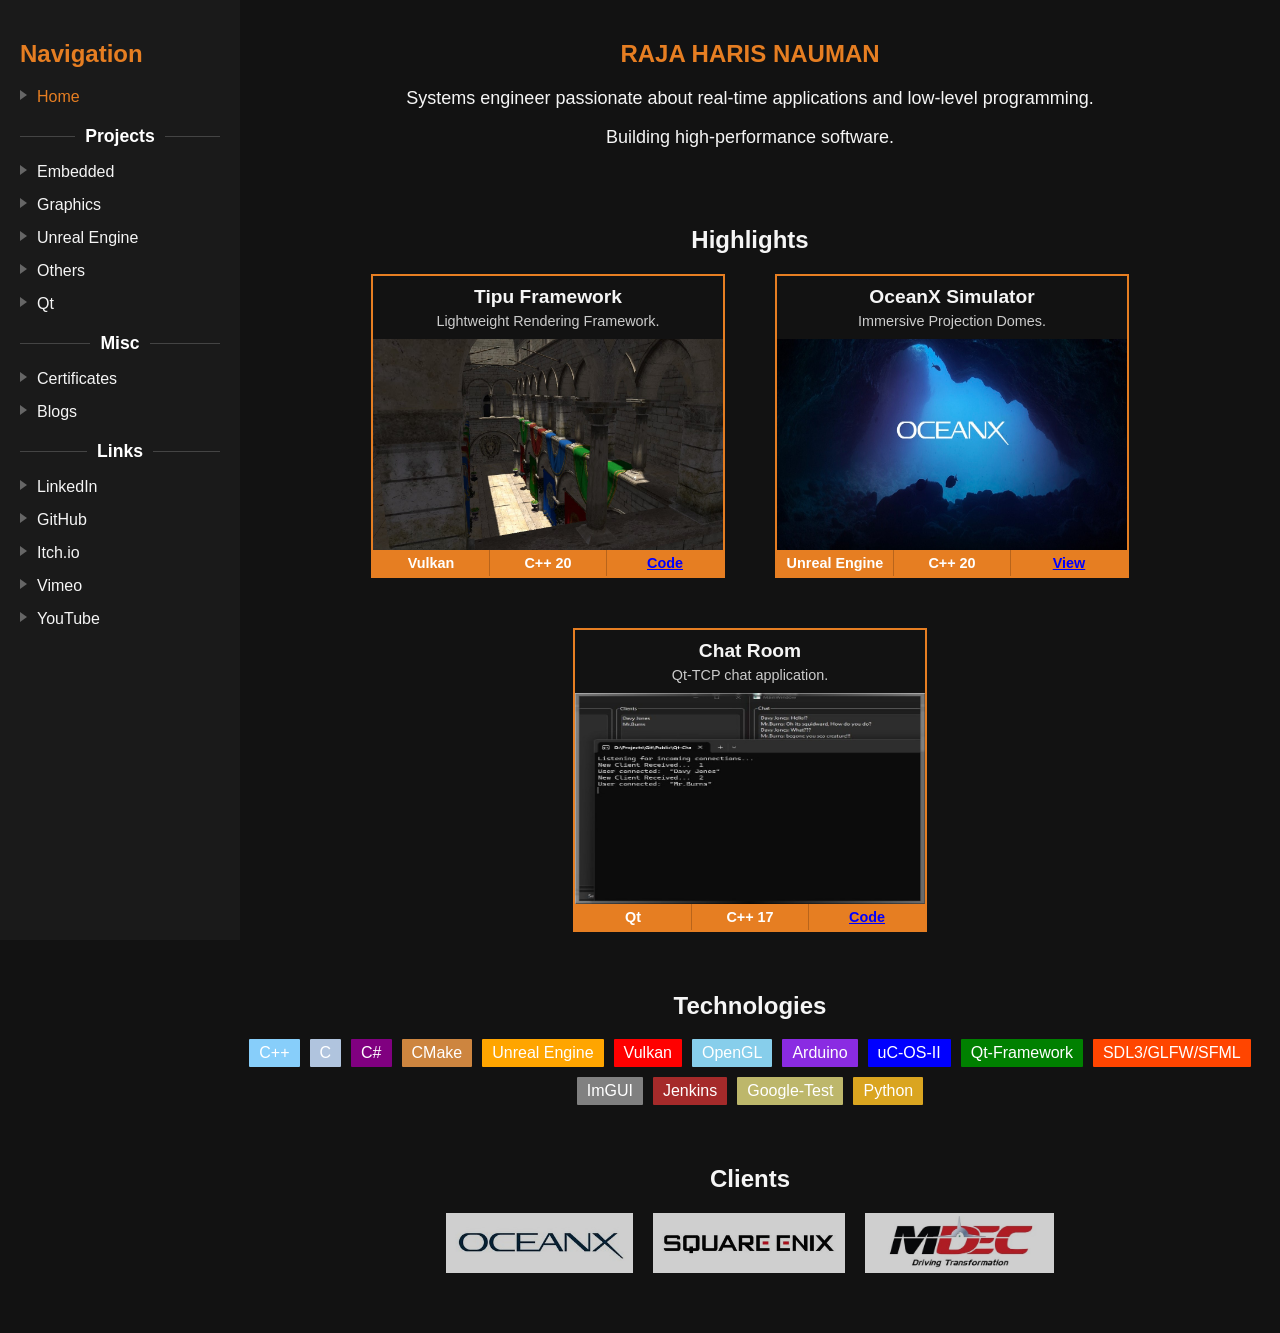
<file: index.html>
<!DOCTYPE html>
<html lang="en">

<head>
    <meta charset="UTF-8">
    <title>Home</title>
    <link rel="stylesheet" href="style.css">
    <link rel="icon" type="image/x-icon" href="favicon.ico">
</head>

<body>
    <nav class="sidebar"></nav>
    <script src="navigation.js"></script>

    <!-- Main Content -->
    <main>
        <!-- Introduction -->
        <section>
            <h1 style="color: #e67e22;">RAJA HARIS NAUMAN</h1>
            <p style="font-size: large;">Systems engineer passionate about real-time applications and low-level
                programming.</p>
            <p style="font-size: large;">Building high-performance software.</p>
        </section>

        <!-- Highlights -->
        <section id="highlights">
            <h2>Highlights</h2>
            <div class="highlight-container">
                <!-- Highlight 1 -->
                <div class="highlight-card">
                    <div class="header">
                        <h3>Tipu Framework</h3>
                        <p>Lightweight Rendering Framework.</p>
                    </div>
                    <div class="image-container">
                        <img src="images/Blogs/Sponza.jpg" alt="Tipu Framework">
                    </div>
                    <div class="footer">
                        <div>Vulkan</div>
                        <div>C++ 20</div>
                        <div><a href="https://github.com/RoastedKaju/Vulkan-Tipu-Framework" target="_blank">Code</a></div>
                    </div>
                </div>
                <!-- Highlight 2 -->
                <div class="highlight-card">
                    <div class="header">
                        <h3>OceanX Simulator</h3>
                        <p>Immersive Projection Domes.</p>
                    </div>
                    <div class="image-container">
                        <img src="images/OceanXSimulator.jpg" alt="OceanX Simulator">
                    </div>
                    <div class="footer">
                        <div>Unreal Engine</div>
                        <div>C++ 20</div>
                        <div><a href="https://oceanx.org/education/multimedia-learning/" target="_blank">View</a></div>
                    </div>
                </div>
                <!-- Highlight 3 -->
                <div class="highlight-card">
                    <div class="header">
                        <h3>Chat Room</h3>
                        <p>Qt-TCP chat application.</p>
                    </div>
                    <div class="image-container">
                        <img src="images/ChatApplication.jpg" alt="Chat Room">
                    </div>
                    <div class="footer">
                        <div>Qt</div>
                        <div>C++ 17</div>
                        <div><a href="https://github.com/RoastedKaju/Qt-Chat-Application" target="_blank">Code</a></div>
                    </div>
                </div>
            </div>
        </section>

        <!-- Technologies -->
        <section id="technologies">
            <h2>Technologies</h2>
            <div class="badge-container">
                <span class="badge" style="background-color: lightskyblue;">C++</span>
                <span class="badge" style="background-color: lightsteelblue;">C</span>
                <span class="badge" style="background-color: purple;">C#</span>
                <span class="badge" style="background-color: peru;">CMake</span>
                <span class="badge" style="background-color: orange;">Unreal Engine</span>
                <span class="badge" style="background-color: red;">Vulkan</span>
                <span class="badge" style="background-color: skyblue;">OpenGL</span>
                <span class="badge" style="background-color: blueviolet;">Arduino</span>
                <span class="badge" style="background-color: blue;">uC-OS-II</span>
                <span class="badge" style="background-color: green;">Qt-Framework</span>
                <span class="badge" style="background-color: orangered;">SDL3/GLFW/SFML</span>
                <span class="badge" style="background-color: grey;">ImGUI</span>
                <span class="badge" style="background-color: brown;">Jenkins</span>
                <span class="badge" style="background-color: darkkhaki;">Google-Test</span>
                <span class="badge" style="background-color: goldenrod;">Python</span>
            </div>
        </section>

        <!-- Clients -->
        <section id="clients">
            <h2>Clients</h2>
            <div class="client-container">
                <img src="images/OceanX.jpg" alt="OceanX" class="client-logo">
                <img src="images/SquareEnix.jpg" alt="Square Enix" class="client-logo">
                <img src="images/MDEC.jpg" alt="MDEC" class="client-logo">
            </div>
        </section>
    </main>
</body>

</html>
</file>
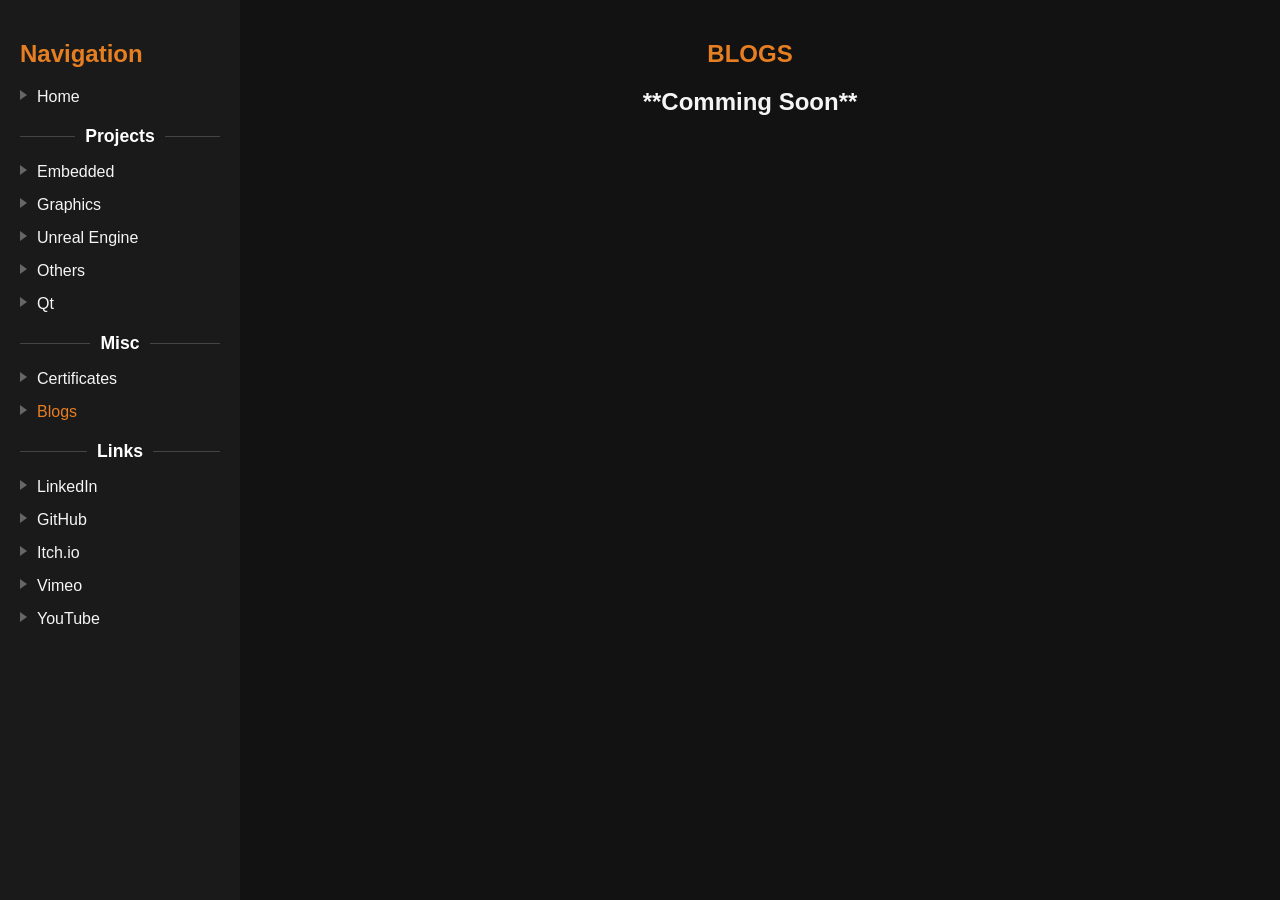
<file: blogs.html>
<!DOCTYPE html>
<html lang="en">

<head>
    <meta charset="UTF-8">
    <title>Blogs</title>
    <link rel="stylesheet" href="style.css">
    <link rel="icon" type="image/x-icon" href="favicon.ico">
</head>

<body>
    <nav class="sidebar"></nav>
    <script src="navigation.js"></script>

    <!-- Main Content -->
    <main>
        <!-- Introduction -->
        <section>
            <h1 style="color: #e67e22;">BLOGS</h1>

            <h2>**Comming Soon**</h2>
        </section>

    </main>
</body>

</html>
</file>
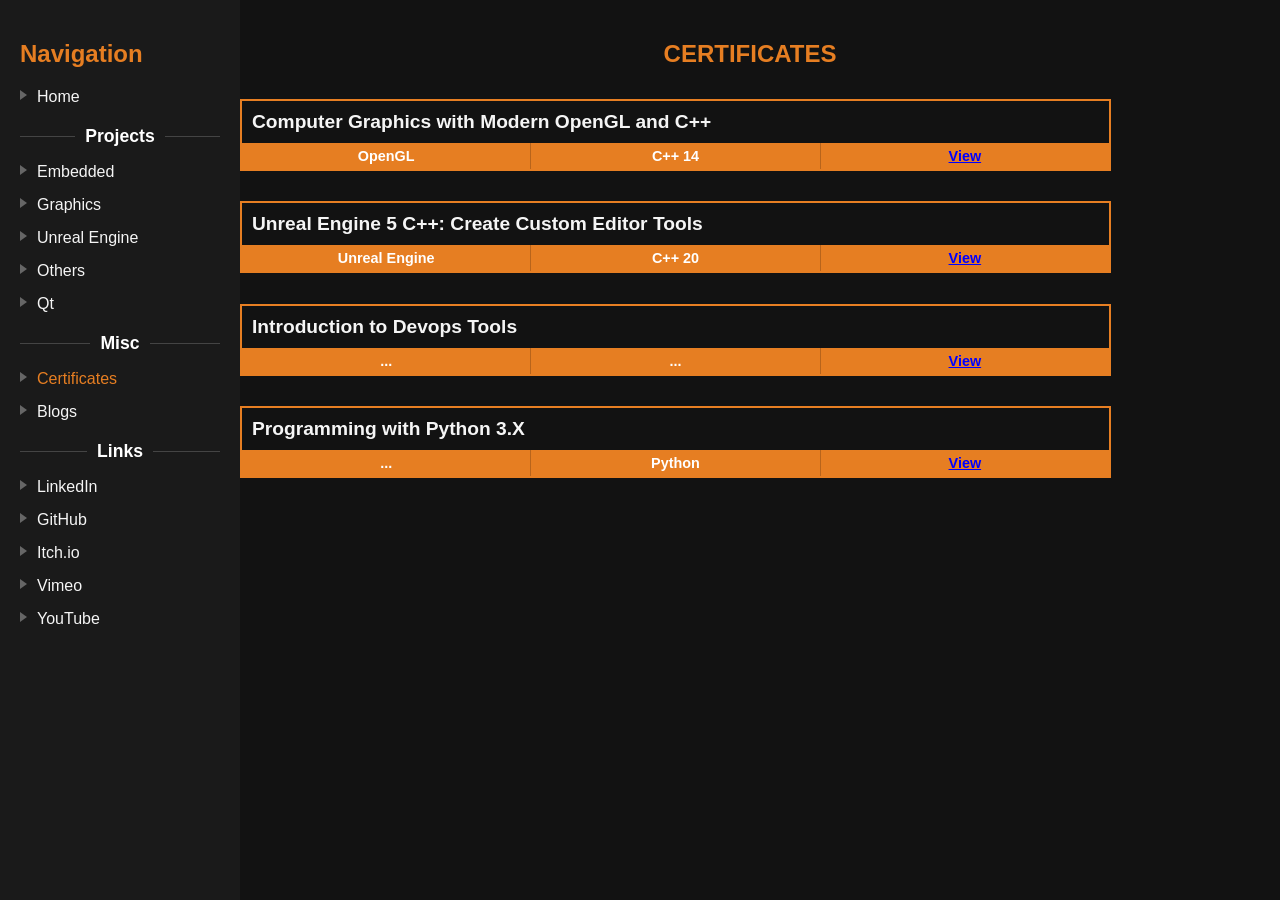
<file: certificates.html>
<!DOCTYPE html>
<html lang="en">

<head>
    <meta charset="UTF-8">
    <title>Certificates</title>
    <link rel="stylesheet" href="style.css">
    <link rel="icon" type="image/x-icon" href="favicon.ico">
</head>

<body>
    <nav class="sidebar"></nav>
    <script src="navigation.js"></script>

    <!-- Main Content -->
    <main>
        <!-- Introduction -->
        <section>
            <h1 style="color: #e67e22;">CERTIFICATES</h1>

            <div class="highlight-card" style="width: 85%; height: fit-content; margin-top: 3%;">
                <div class="header">
                    <h3 style="text-align: left;">Computer Graphics with Modern OpenGL and C++</h3>
                </div>
                <div class="footer">
                    <div>OpenGL</div>
                    <div>C++ 14</div>
                    <div><a href="https://www.udemy.com/certificate/UC-5ff9e683-8aba-440a-a9cf-392005e0ee79/"
                            target="_blank">View</a></div>
                </div>
            </div>


            <div class="highlight-card" style="width: 85%; height: fit-content; margin-top: 3%;">
                <div class="header">
                    <h3 style="text-align: left;">Unreal Engine 5 C++: Create Custom Editor Tools</h3>
                </div>
                <div class="footer">
                    <div>Unreal Engine</div>
                    <div>C++ 20</div>
                    <div><a href="https://www.udemy.com/certificate/UC-286cf04f-b92b-41f9-ae56-d5c0b6b6c6d1/"
                            target="_blank">View</a></div>
                </div>
            </div>


            <div class="highlight-card" style="width: 85%; height: fit-content; margin-top: 3%;">
                <div class="header">
                    <h3 style="text-align: left;">Introduction to Devops Tools</h3>
                </div>
                <div class="footer">
                    <div>...</div>
                    <div>...</div>
                    <div><a href="https://simpli-web.app.link/e/nv9Y3knBTQb" target="_blank">View</a></div>
                </div>
            </div>


            <div class="highlight-card" style="width: 85%; height: fit-content; margin-top: 3%;">
                <div class="header">
                    <h3 style="text-align: left;">Programming with Python 3.X</h3>
                </div>
                <div class="footer">
                    <div>...</div>
                    <div>Python</div>
                    <div><a href="https://simpli-web.app.link/e/ShSMDBnHTQb" target="_blank">View</a></div>
                </div>
            </div>


        </section>

    </main>
</body>

</html>
</file>
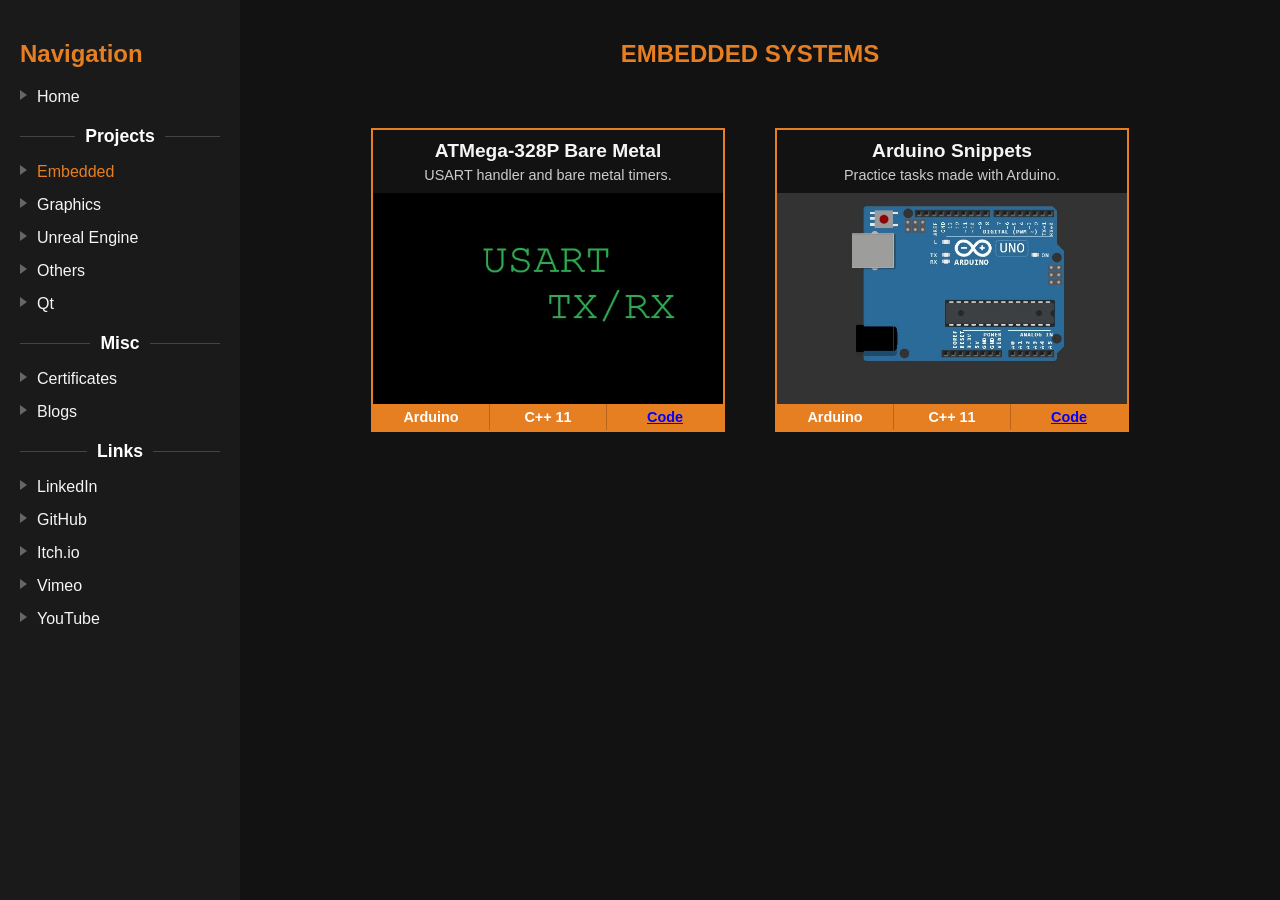
<file: embedded.html>
<!DOCTYPE html>
<html lang="en">

<head>
    <meta charset="UTF-8">
    <title>Embedded Projects</title>
    <link rel="stylesheet" href="style.css">
    <link rel="icon" type="image/x-icon" href="favicon.ico">
</head>

<body>
    <nav class="sidebar"></nav>
    <script src="navigation.js"></script>

    <!-- Main Content -->
    <main>
        <!-- Introduction -->
        <section>
            <h1 style="color: #e67e22;">EMBEDDED SYSTEMS</h1>
        </section>

        <!-- Projects -->
        <section id="highlights">
            <div class="highlight-container">
                <!-- Arduino USART -->
                <div class="highlight-card">
                    <div class="header">
                        <h3>ATMega-328P Bare Metal</h3>
                        <p>USART handler and bare metal timers.</p>
                    </div>
                    <div class="image-container">
                        <img src="images/USART.jpg" alt="Arduino">
                    </div>
                    <div class="footer">
                        <div>Arduino</div>
                        <div>C++ 11</div>
                        <div>
                            <a href="https://github.com/RoastedKaju/ATMega-328P-Bare-Metal" target="_blank">Code</a>
                        </div>
                    </div>
                </div>

                <!-- Arduino Samples -->
                <div class="highlight-card">
                    <div class="header">
                        <h3>Arduino Snippets</h3>
                        <p>Practice tasks made with Arduino.</p>
                    </div>
                    <div class="image-container">
                        <img src="images/Arduino.jpg" alt="Arduino">
                    </div>
                    <div class="footer">
                        <div>Arduino</div>
                        <div>C++ 11</div>
                        <div>
                            <a href="https://github.com/RoastedKaju/Arduino-Learning" target="_blank">Code</a>
                        </div>
                    </div>
                </div>

            </div>
        </section>

    </main>
</body>

</html>
</file>
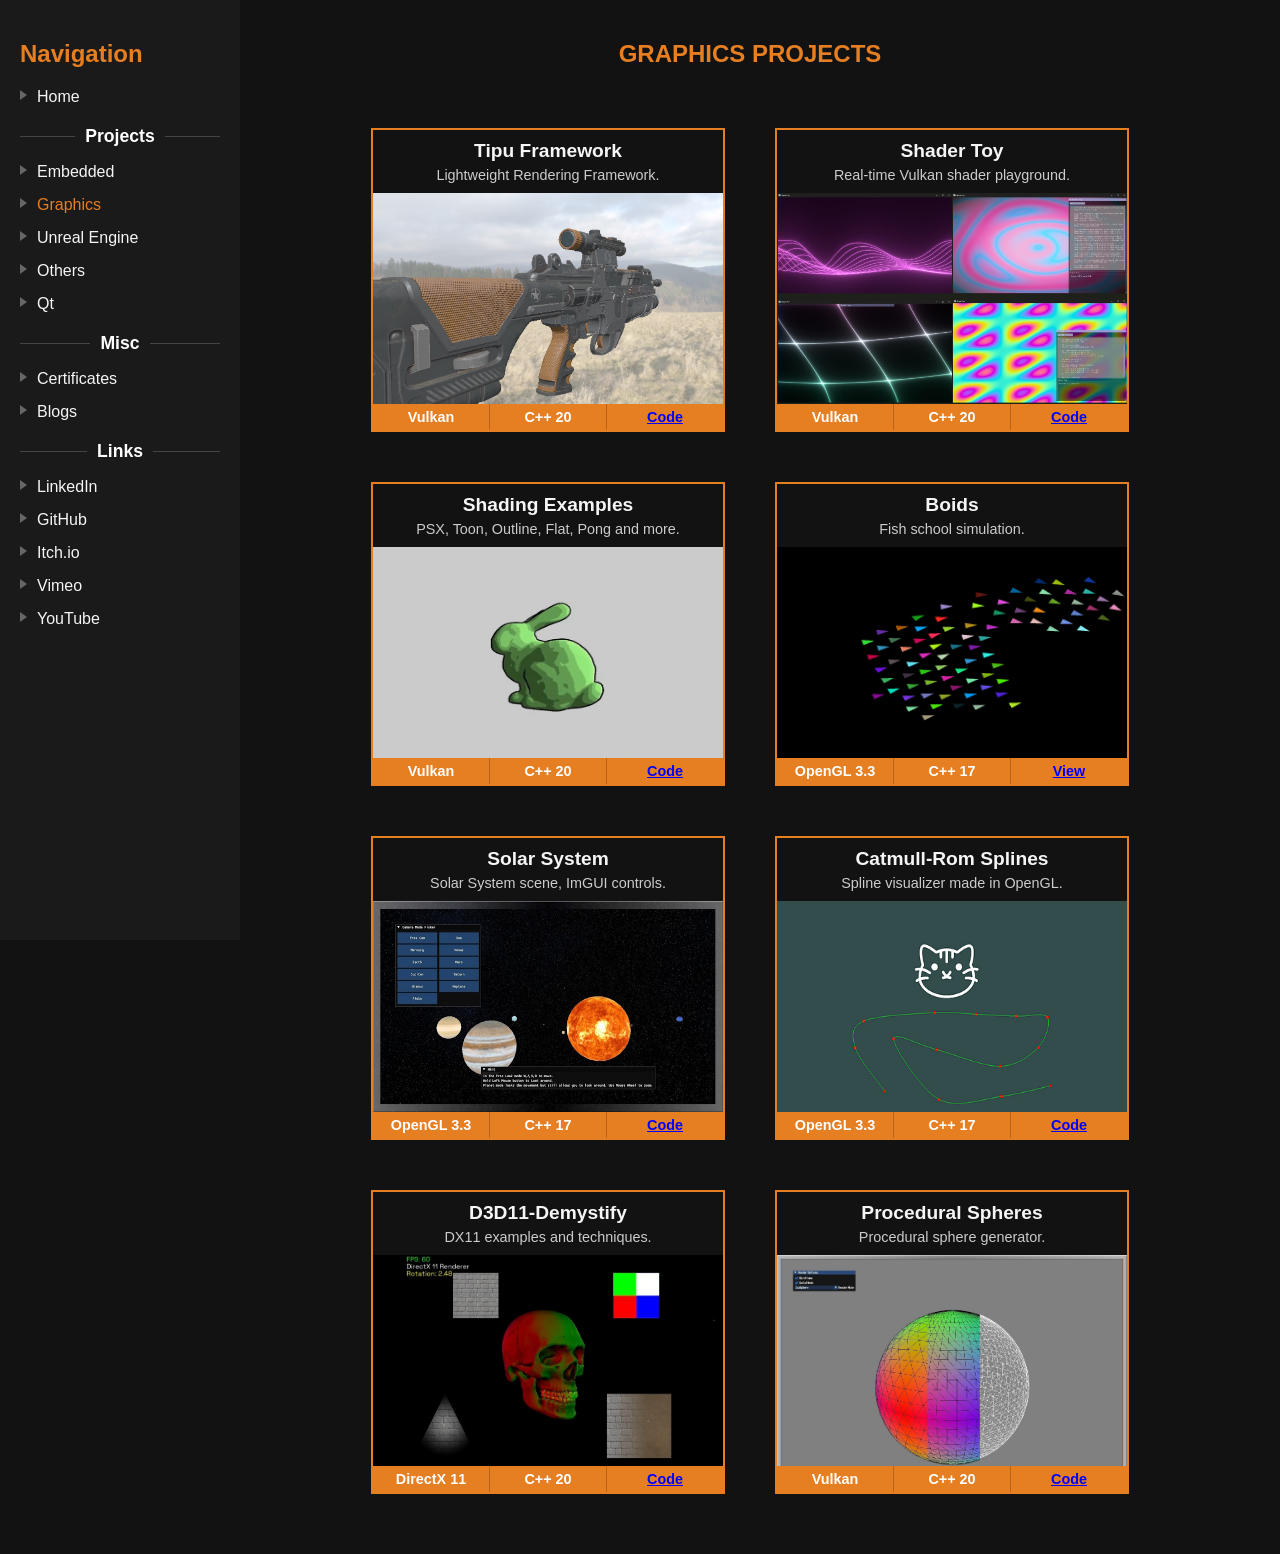
<file: graphics.html>
<!DOCTYPE html>
<html lang="en">

<head>
    <meta charset="UTF-8">
    <title>Graphics Projects</title>
    <link rel="stylesheet" href="style.css">
    <link rel="icon" type="image/x-icon" href="favicon.ico">
</head>

<body>
    <nav class="sidebar"></nav>
    <script src="navigation.js"></script>

    <!-- Main Content -->
    <main>
        <!-- Introduction -->
        <section>
            <h1 style="color: #e67e22;">GRAPHICS PROJECTS</h1>
        </section>

        <!-- Projects -->
        <section id="highlights">
            <div class="highlight-container">
                <div class="highlight-card">
                    <div class="header">
                        <h3>Tipu Framework</h3>
                        <p>Lightweight Rendering Framework.</p>
                    </div>
                    <div class="image-container">
                        <img src="images/Tipu.jpg" alt="Tipu Framework">
                    </div>
                    <div class="footer">
                        <div>Vulkan</div>
                        <div>C++ 20</div>
                        <div><a href="https://github.com/RoastedKaju/Vulkan-Tipu-Framework" target="_blank">Code</a></div>
                    </div>
                </div>

                <div class="highlight-card">
                    <div class="header">
                        <h3>Shader Toy</h3>
                        <p>Real-time Vulkan shader playground.</p>
                    </div>
                    <div class="image-container">
                        <img src="images/ShaderToy.jpg" alt="Shader Toy">
                    </div>
                    <div class="footer">
                        <div>Vulkan</div>
                        <div>C++ 20</div>
                        <div><a href="https://github.com/RoastedKaju/Vulkan-ShaderToy" target="_blank">Code</a>
                        </div>
                    </div>
                </div>

                <div class="highlight-card">
                    <div class="header">
                        <h3>Shading Examples</h3>
                        <p>PSX, Toon, Outline, Flat, Pong and more.</p>
                    </div>
                    <div class="image-container">
                        <img src="images/Blogs/Bunny.jpg" alt="Shading">
                    </div>
                    <div class="footer">
                        <div>Vulkan</div>
                        <div>C++ 20</div>
                        <div><a href="https://github.com/RoastedKaju/LVK-Shading" target="_blank">Code</a></div>
                    </div>
                </div>

                <div class="highlight-card">
                    <div class="header">
                        <h3>Boids</h3>
                        <p>Fish school simulation.</p>
                    </div>
                    <div class="image-container">
                        <img src="images/Flocking.jpg" alt="Boids">
                    </div>
                    <div class="footer">
                        <div>OpenGL 3.3</div>
                        <div>C++ 17</div>
                        <div>
                            <a href="https://haris-nauman.itch.io/opengl-boidsflocking-simulation"
                                target="_blank">View</a>
                        </div>
                    </div>
                </div>

                <div class="highlight-card">
                    <div class="header">
                        <h3>Solar System</h3>
                        <p>Solar System scene, ImGUI controls.</p>
                    </div>
                    <div class="image-container">
                        <img src="images/SolarSystem.jpg" alt="Solar-System">
                    </div>
                    <div class="footer">
                        <div>OpenGL 3.3</div>
                        <div>C++ 17</div>
                        <div><a href="https://github.com/RoastedKaju/OpenGL-Solar-System" target="_blank">Code</a>
                        </div>
                    </div>
                </div>

                <div class="highlight-card">
                    <div class="header">
                        <h3>Catmull-Rom Splines</h3>
                        <p>Spline visualizer made in OpenGL.</p>
                    </div>
                    <div class="image-container">
                        <img src="images/Splines.jpg" alt="Splines">
                    </div>
                    <div class="footer">
                        <div>OpenGL 3.3</div>
                        <div>C++ 17</div>
                        <div>
                            <a href="https://github.com/RoastedKaju/OpenGL-Catmull-Rom-Spline" target="_blank">Code</a>
                        </div>
                    </div>
                </div>

                <div class="highlight-card">
                    <div class="header">
                        <h3>D3D11-Demystify</h3>
                        <p>DX11 examples and techniques.</p>
                    </div>
                    <div class="image-container">
                        <img src="images/D3D11.jpg" alt="D3D11-Skull">
                    </div>
                    <div class="footer">
                        <div>DirectX 11</div>
                        <div>C++ 20</div>
                        <div>
                            <a href="https://github.com/RoastedKaju/D3D11-Demystify" target="_blank">Code</a>
                        </div>
                    </div>
                </div>

                <div class="highlight-card">
                    <div class="header">
                        <h3>Procedural Spheres</h3>
                        <p>Procedural sphere generator.</p>
                    </div>
                    <div class="image-container">
                        <img src="images/ProceduralSpheres.jpg" alt="Spheres"
                            style="width: 100%; height: auto; object-fit: contain; display: block; margin: 0 auto;">
                    </div>
                    <div class="footer">
                        <div>Vulkan</div>
                        <div>C++ 20</div>
                        <div>
                            <a href="https://github.com/RoastedKaju/LVK-Spheres" target="_blank">Code</a>
                        </div>
                    </div>
                </div>
            </div>
        </section>

    </main>
</body>

</html>
</file>
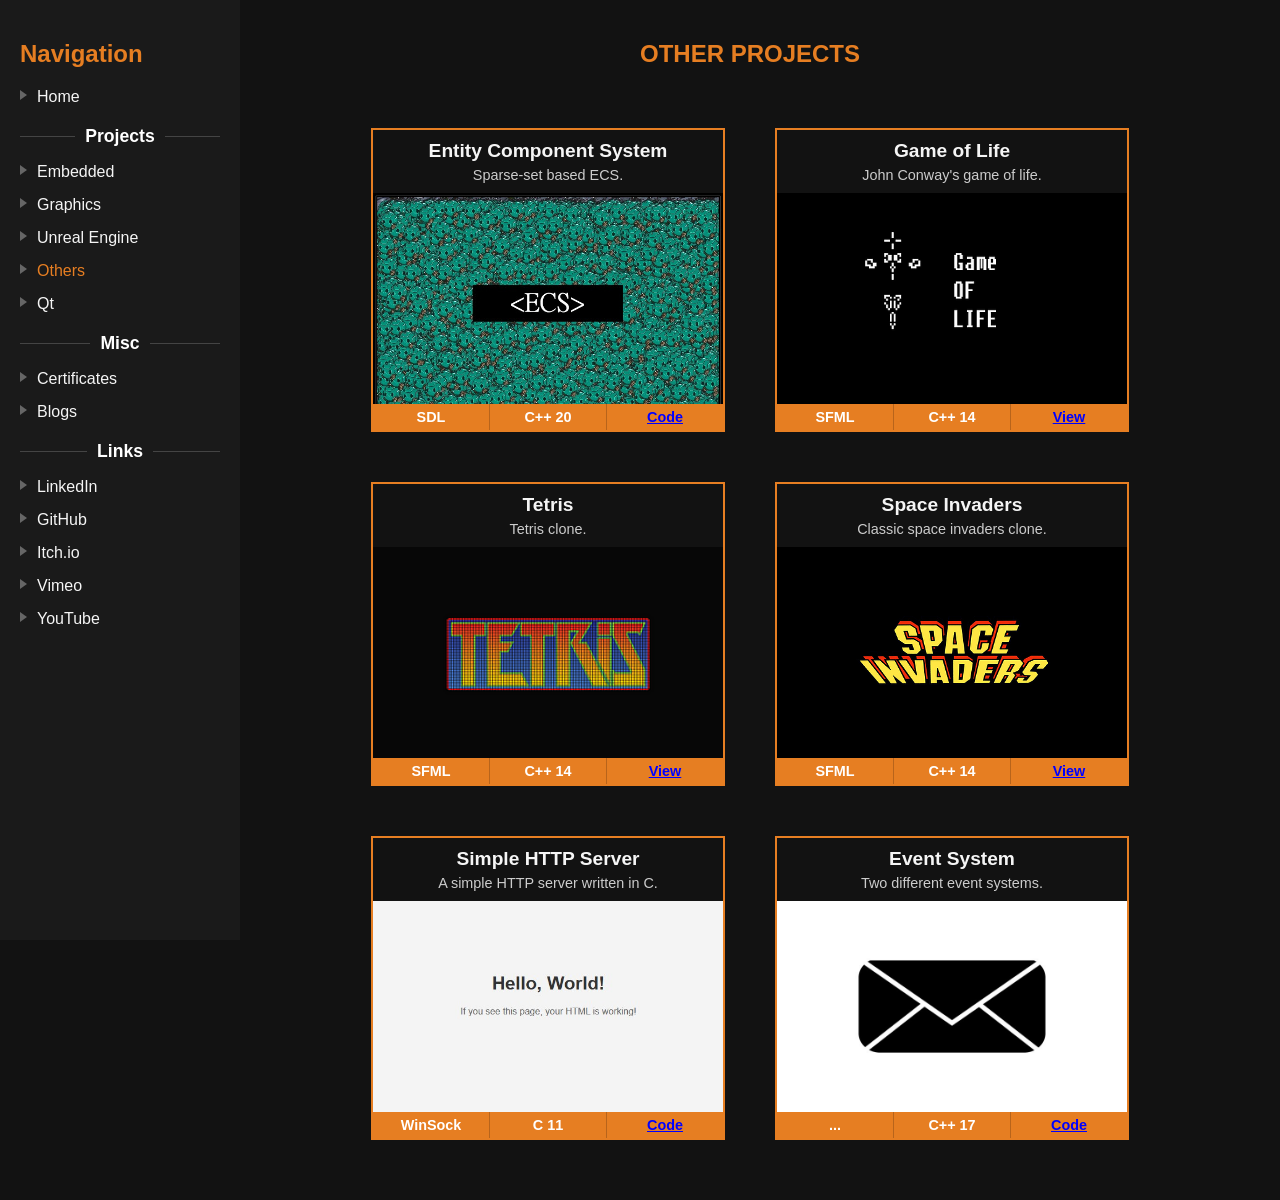
<file: others.html>
<!DOCTYPE html>
<html lang="en">

<head>
    <meta charset="UTF-8">
    <title>Other Projects</title>
    <link rel="stylesheet" href="style.css">
    <link rel="icon" type="image/x-icon" href="favicon.ico">
</head>

<body>
    <nav class="sidebar"></nav>
    <script src="navigation.js"></script>

    <!-- Main Content -->
    <main>
        <!-- Introduction -->
        <section>
            <h1 style="color: #e67e22;">OTHER PROJECTS</h1>
        </section>

        <!-- Projects -->
        <section id="highlights">
            <div class="highlight-container">
                <div class="highlight-card">
                    <div class="header">
                        <h3>Entity Component System</h3>
                        <p>Sparse-set based ECS.</p>
                    </div>
                    <div class="image-container">
                        <img src="images/Entity.jpg" alt="Entity"
                            style="width: 100%; height: auto; object-fit: contain; display: block; margin: 0 auto;">
                    </div>
                    <div class="footer">
                        <div>SDL</div>
                        <div>C++ 20</div>
                        <div>
                            <a href="https://github.com/RoastedKaju/Entity-Component-System" target="_blank">Code</a>
                        </div>
                    </div>
                </div>

                <div class="highlight-card">
                    <div class="header">
                        <h3>Game of Life</h3>
                        <p>John Conway's game of life.</p>
                    </div>
                    <div class="image-container">
                        <img src="images/GameOfLife.jpg" alt="Game of life"
                            style="width: 100%; height: auto; object-fit: contain; display: block; margin: 0 auto;">
                    </div>
                    <div class="footer">
                        <div>SFML</div>
                        <div>C++ 14</div>
                        <div><a href="https://haris-nauman.itch.io/john-conways-game-of-life" target="_blank">View</a>
                        </div>
                    </div>
                </div>

                <div class="highlight-card">
                    <div class="header">
                        <h3>Tetris</h3>
                        <p>Tetris clone.</p>
                    </div>
                    <div class="image-container">
                        <img src="images/CloneTetris.jpg" alt="Tetris"
                            style="width: 100%; height: auto; object-fit: contain; display: block; margin: 0 auto;">
                    </div>
                    <div class="footer">
                        <div>SFML</div>
                        <div>C++ 14</div>
                        <div><a href="https://haris-nauman.itch.io/tetris-clone" target="_blank">View</a>
                        </div>
                    </div>
                </div>

                <div class="highlight-card">
                    <div class="header">
                        <h3>Space Invaders</h3>
                        <p>Classic space invaders clone.</p>
                    </div>
                    <div class="image-container">
                        <img src="images/SpaceInvaders.jpg" alt="Space invaders">
                    </div>
                    <div class="footer">
                        <div>SFML</div>
                        <div>C++ 14</div>
                        <div><a href="https://haris-nauman.itch.io/space-invaders" target="_blank">View</a></div>
                    </div>
                </div>

                <div class="highlight-card">
                    <div class="header">
                        <h3>Simple HTTP Server</h3>
                        <p>A simple HTTP server written in C.</p>
                    </div>
                    <div class="image-container">
                        <img src="images/HTMLServer.jpg" alt="Server">
                    </div>
                    <div class="footer">
                        <div>WinSock</div>
                        <div>C 11</div>
                        <div><a href="https://github.com/RoastedKaju/HTTP-Server" target="_blank">Code</a>
                        </div>
                    </div>
                </div>

                <div class="highlight-card">
                    <div class="header">
                        <h3>Event System</h3>
                        <p>Two different event systems.</p>
                    </div>
                    <div class="image-container">
                        <img src="images/Event.jpg" alt="Event">
                    </div>
                    <div class="footer">
                        <div>...</div>
                        <div>C++ 17</div>
                        <div>
                            <a href="https://github.com/RoastedKaju/Event-System" target="_blank">Code</a>
                        </div>
                    </div>
                </div>

            </div>
        </section>

    </main>
</body>

</html>
</file>
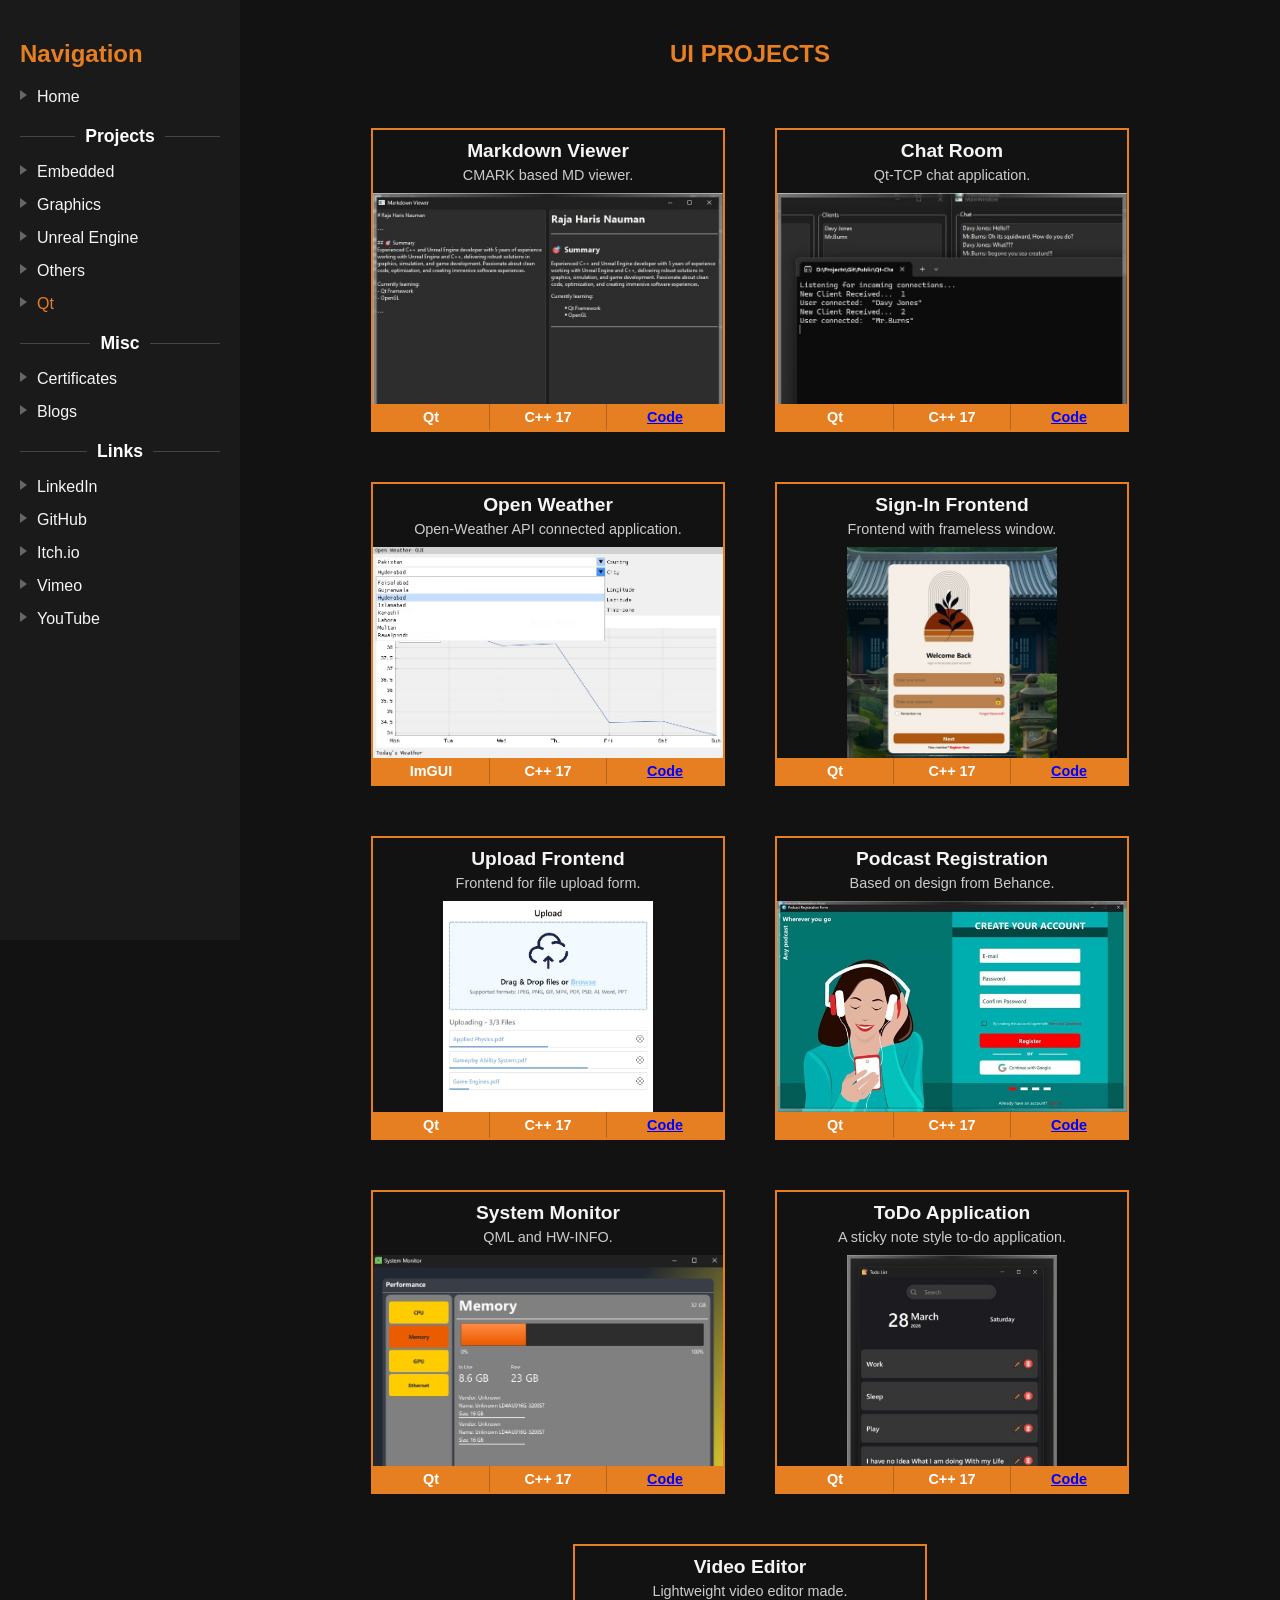
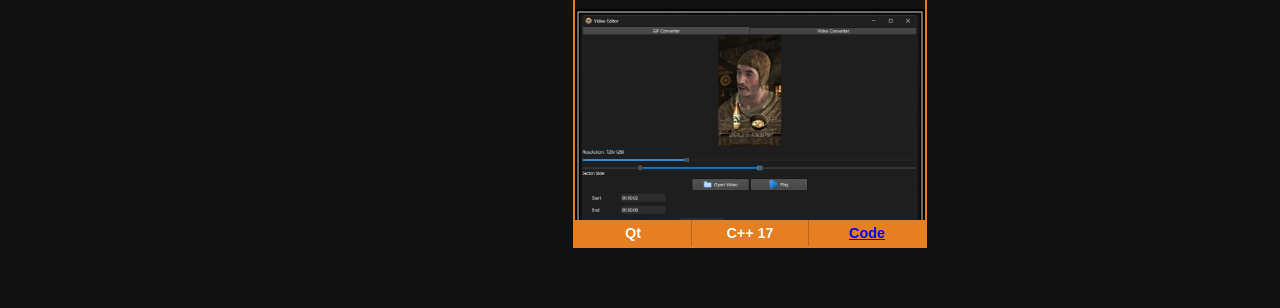
<file: qt.html>
<!DOCTYPE html>
<html lang="en">

<head>
    <meta charset="UTF-8">
    <title>Qt Projects</title>
    <link rel="stylesheet" href="style.css">
    <link rel="icon" type="image/x-icon" href="favicon.ico">
</head>

<body>
    <nav class="sidebar"></nav>
    <script src="navigation.js"></script>

    <!-- Main Content -->
    <main>
        <!-- Introduction -->
        <section>
            <h1 style="color: #e67e22;">UI PROJECTS</h1>
        </section>

        <!-- Projects -->
        <section id="highlights">
            <div class="highlight-container">
                <div class="highlight-card">
                    <div class="header">
                        <h3>Markdown Viewer</h3>
                        <p>CMARK based MD viewer.</p>
                    </div>
                    <div class="image-container">
                        <img src="images/MarkdownViewer.jpg" alt="Markdown Viewer"
                            style="width: 100%; height: auto; object-fit: contain; display: block; margin: 0 auto;">
                    </div>
                    <div class="footer">
                        <div>Qt</div>
                        <div>C++ 17</div>
                        <div><a href="https://github.com/RoastedKaju/Qt-Markdown-Viewer" target="_blank">Code</a></div>
                    </div>
                </div>

                <div class="highlight-card">
                    <div class="header">
                        <h3>Chat Room</h3>
                        <p>Qt-TCP chat application.</p>
                    </div>
                    <div class="image-container">
                        <img src="images/ChatApplication.jpg" alt="Chat Room"
                            style="width: 100%; height: auto; object-fit: contain; display: block; margin: 0 auto;">
                    </div>
                    <div class="footer">
                        <div>Qt</div>
                        <div>C++ 17</div>
                        <div><a href="https://github.com/RoastedKaju/Qt-Chat-Application" target="_blank">Code</a></div>
                    </div>
                </div>

                <div class="highlight-card">
                    <div class="header">
                        <h3>Open Weather</h3>
                        <p>Open-Weather API connected application.</p>
                    </div>
                    <div class="image-container">
                        <img src="images/OpenWeather.jpg" alt="Open Weather"
                            style="width: 100%; height: auto; object-fit: contain; display: block; margin: 0 auto;">
                    </div>
                    <div class="footer">
                        <div>ImGUI</div>
                        <div>C++ 17</div>
                        <div>
                            <a href="https://github.com/RoastedKaju/Open-Weather-Desktop" target="_blank">Code</a>
                        </div>
                    </div>
                </div>

                <div class="highlight-card">
                    <div class="header">
                        <h3>Sign-In Frontend</h3>
                        <p>Frontend with frameless window.</p>
                    </div>
                    <div class="image-container">
                        <img src="images/ExampleSignIn.jpg" alt="Sign-In Frontend"
                            style="width: 60%; height: auto; object-fit: contain; display: block; margin: 0 auto;">
                    </div>
                    <div class="footer">
                        <div>Qt</div>
                        <div>C++ 17</div>
                        <div><a href="https://github.com/RoastedKaju/QML-SignIn-Frontend" target="_blank">Code</a></div>
                    </div>
                </div>

                <div class="highlight-card">
                    <div class="header">
                        <h3>Upload Frontend</h3>
                        <p>Frontend for file upload form.</p>
                    </div>
                    <div class="image-container">
                        <img src="images/UploadForm.jpg" alt="Upload Frontend"
                            style="width: 60%; height: auto; object-fit: contain; display: block; margin: 0 auto;">
                    </div>
                    <div class="footer">
                        <div>Qt</div>
                        <div>C++ 17</div>
                        <div>
                            <a href="https://github.com/RoastedKaju/QML-UploadFrontend" target="_blank">Code</a>
                        </div>
                    </div>
                </div>

                <div class="highlight-card">
                    <div class="header">
                        <h3>Podcast Registration</h3>
                        <p>Based on design from Behance.</p>
                    </div>
                    <div class="image-container">
                        <img src="images/Podcast.jpg" alt="Podcast Registration">
                    </div>
                    <div class="footer">
                        <div>Qt</div>
                        <div>C++ 17</div>
                        <div>
                            <a href="https://github.com/RoastedKaju/QML-Podcast-Registration" target="_blank">Code</a>
                        </div>
                    </div>
                </div>

                <div class="highlight-card">
                    <div class="header">
                        <h3>System Monitor</h3>
                        <p>QML and HW-INFO.</p>
                    </div>
                    <div class="image-container">
                        <img src="images/SystemMonitor.jpg" alt="System Monitor"
                            style="width: 100%; height: auto; object-fit: contain; display: block; margin: 0 auto;">
                    </div>
                    <div class="footer">
                        <div>Qt</div>
                        <div>C++ 17</div>
                        <div>
                            <a href="https://github.com/RoastedKaju/Qt-SystemMonitor" target="_blank">Code</a>
                        </div>
                    </div>
                </div>

                <div class="highlight-card">
                    <div class="header">
                        <h3>ToDo Application</h3>
                        <p>A sticky note style to-do application.</p>
                    </div>
                    <div class="image-container">
                        <img src="images/ToDo.jpg" alt="ToDo"
                            style="width: 60%; height: auto; object-fit: contain; display: block; margin: 0 auto;">
                    </div>
                    <div class="footer">
                        <div>Qt</div>
                        <div>C++ 17</div>
                        <div>
                            <a href="https://github.com/RoastedKaju/Qt-TodoApplication" target="_blank">Code</a>
                        </div>
                    </div>
                </div>

                <div class="highlight-card">
                    <div class="header">
                        <h3>Video Editor</h3>
                        <p>Lightweight video editor made.</p>
                    </div>
                    <div class="image-container">
                        <img src="images/GifConverter.jpg" alt="Gif Converter"
                            style="width: 100%; height: auto; object-fit: contain; display: block; margin: 0 auto;">
                    </div>
                    <div class="footer">
                        <div>Qt</div>
                        <div>C++ 17</div>
                        <div>
                            <a href="https://github.com/RoastedKaju/QML-VideoEditor" target="_blank">Code</a>
                        </div>
                    </div>
                </div>

            </div>
        </section>

    </main>
</body>

</html>
</file>
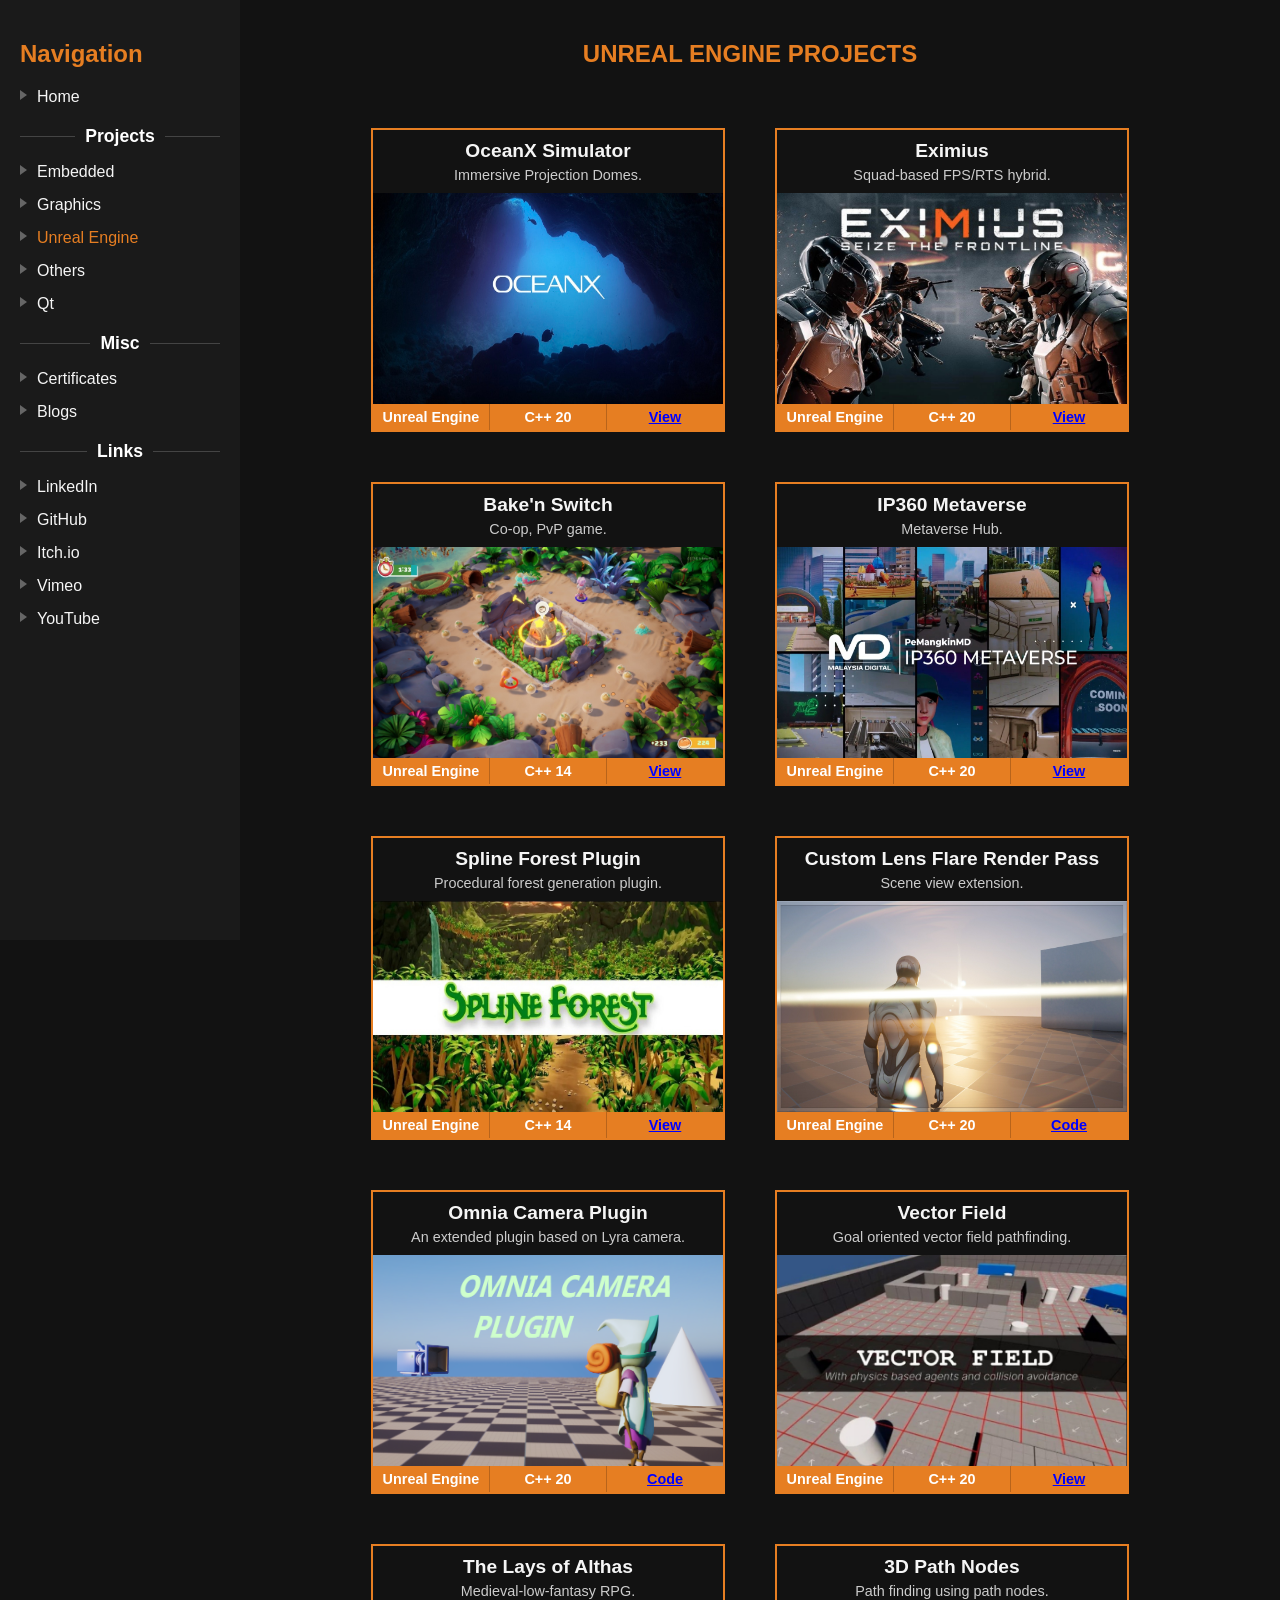
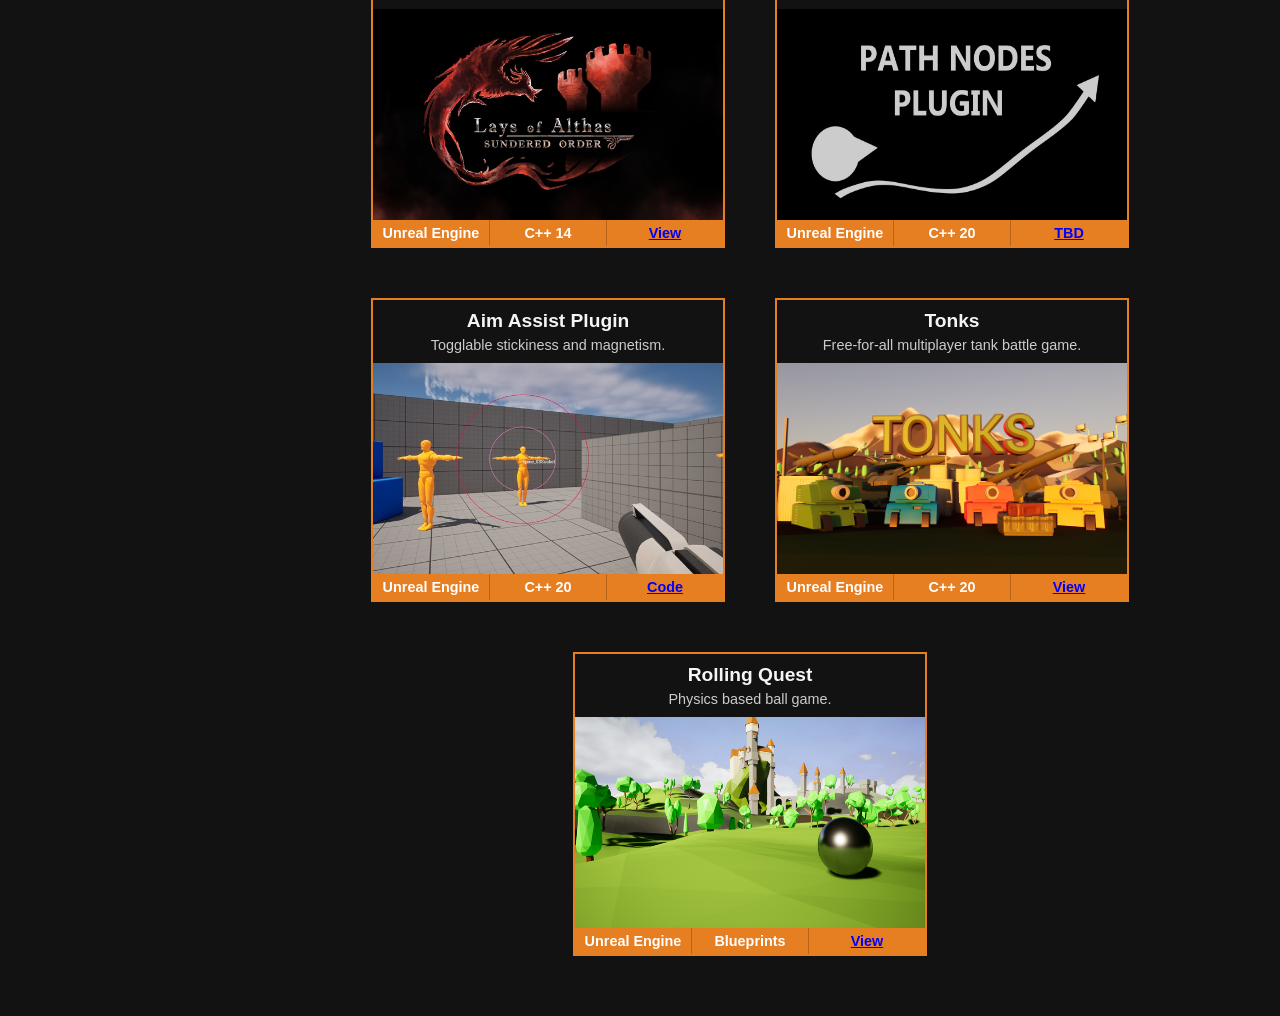
<file: unreal.html>
<!DOCTYPE html>
<html lang="en">

<head>
    <meta charset="UTF-8">
    <title>Haris's Portfolio</title>
    <link rel="stylesheet" href="style.css">
</head>

<body>
    <nav class="sidebar"></nav>
    <script src="navigation.js"></script>

    <!-- Main Content -->
    <main>
        <!-- Introduction -->
        <section>
            <h1 style="color: #e67e22;">UNREAL ENGINE PROJECTS</h1>
        </section>

        <!-- Highlights -->
        <section id="highlights">
            <div class="highlight-container">
                <div class="highlight-card">
                    <div class="header">
                        <h3>OceanX Simulator</h3>
                        <p>Immersive Projection Domes.</p>
                    </div>
                    <div class="image-container">
                        <img src="images/OceanXSimulator.jpg" alt="OceanX Simulator">
                    </div>
                    <div class="footer">
                        <div>Unreal Engine</div>
                        <div>C++ 20</div>
                        <div><a href="https://oceanx.org/education/multimedia-learning/" target="_blank">View</a></div>
                    </div>
                </div>

                <div class="highlight-card">
                    <div class="header">
                        <h3>Eximius</h3>
                        <p>Squad-based FPS/RTS hybrid.</p>
                    </div>
                    <div class="image-container">
                        <img src="images/RTSEximius.jpg" alt="Eximius">
                    </div>
                    <div class="footer">
                        <div>Unreal Engine</div>
                        <div>C++ 20</div>
                        <div><a href="https://store.steampowered.com/app/505740/Eximius_Seize_the_Frontline/"
                                target="_blank">View</a></div>
                    </div>
                </div>

                <div class="highlight-card">
                    <div class="header">
                        <h3>Bake'n Switch</h3>
                        <p>Co-op, PvP game.</p>
                    </div>
                    <div class="image-container">
                        <img src="images/BakeAndSwitch.jpg" alt="Bake'n Switch">
                    </div>
                    <div class="footer">
                        <div>Unreal Engine</div>
                        <div>C++ 14</div>
                        <div><a href="https://www.nintendo.com/us/store/products/bake-n-switch-switch/"
                                target="_blank">View</a></div>
                    </div>
                </div>

                <div class="highlight-card">
                    <div class="header">
                        <h3>IP360 Metaverse</h3>
                        <p>Metaverse Hub.</p>
                    </div>
                    <div class="image-container">
                        <img src="images/Metaverse.jpg" alt="IP360 Metaverse">
                    </div>
                    <div class="footer">
                        <div>Unreal Engine</div>
                        <div>C++ 20</div>
                        <div>
                            <a href="https://www.mdec.my/ip360-metaverse" target="_blank">View</a>
                        </div>
                    </div>
                </div>

                <div class="highlight-card">
                    <div class="header">
                        <h3>Spline Forest Plugin</h3>
                        <p>Procedural forest generation plugin.</p>
                    </div>
                    <div class="image-container">
                        <img src="images/ProceduralForest.jpg" alt="Spline Forest Plugin">
                    </div>
                    <div class="footer">
                        <div>Unreal Engine</div>
                        <div>C++ 14</div>
                        <div><a href="https://vimeo.com/1055418429" target="_blank">View</a>
                        </div>
                    </div>
                </div>

                <div class="highlight-card">
                    <div class="header">
                        <h3>Custom Lens Flare Render Pass</h3>
                        <p>Scene view extension.</p>
                    </div>
                    <div class="image-container">
                        <img src="images/Flare.jpg" alt="Lens">
                    </div>
                    <div class="footer">
                        <div>Unreal Engine</div>
                        <div>C++ 20</div>
                        <div>
                            <a href="https://github.com/RoastedKaju/UE5-CompositeLensFlare-Plugin"
                                target="_blank">Code</a>
                        </div>
                    </div>
                </div>

                <div class="highlight-card">
                    <div class="header">
                        <h3>Omnia Camera Plugin</h3>
                        <p>An extended plugin based on Lyra camera.</p>
                    </div>
                    <div class="image-container">
                        <img src="images/OCamera.jpg" alt="Camera Plugin">
                    </div>
                    <div class="footer">
                        <div>Unreal Engine</div>
                        <div>C++ 20</div>
                        <div>
                            <a href="https://github.com/RoastedKaju/UE5-Omnia-Camera" target="_blank">Code</a>
                        </div>
                    </div>
                </div>

                <div class="highlight-card">
                    <div class="header">
                        <h3>Vector Field</h3>
                        <p>Goal oriented vector field pathfinding.</p>
                    </div>
                    <div class="image-container">
                        <img src="images/NavVectorField.jpg" alt="Vector Field">
                    </div>
                    <div class="footer">
                        <div>Unreal Engine</div>
                        <div>C++ 20</div>
                        <div>
                            <a href="https://vimeo.com/1055419061" target="_blank">View</a>
                        </div>
                    </div>
                </div>

                <div class="highlight-card">
                    <div class="header">
                        <h3>The Lays of Althas</h3>
                        <p>Medieval-low-fantasy RPG.</p>
                    </div>
                    <div class="image-container">
                        <img src="images/RPGLays.jpg" alt="Lays">
                    </div>
                    <div class="footer">
                        <div>Unreal Engine</div>
                        <div>C++ 14</div>
                        <div>
                            <a href="https://www.indiedb.com/games/the-lays-of-althas-sundered-order"
                                target="_blank">View</a>
                        </div>
                    </div>
                </div>

                <div class="highlight-card">
                    <div class="header">
                        <h3>3D Path Nodes</h3>
                        <p>Path finding using path nodes.</p>
                    </div>
                    <div class="image-container">
                        <img src="images/PathNodes.jpg" alt="PathNodes">
                    </div>
                    <div class="footer">
                        <div>Unreal Engine</div>
                        <div>C++ 20</div>
                        <div>
                            <a href=""
                                target="_blank">TBD</a>
                        </div>
                    </div>
                </div>

                <div class="highlight-card">
                    <div class="header">
                        <h3>Aim Assist Plugin</h3>
                        <p>Togglable stickiness and magnetism.</p>
                    </div>
                    <div class="image-container">
                        <img src="images/AimAssist.jpg" alt="Aim Assist">
                    </div>
                    <div class="footer">
                        <div>Unreal Engine</div>
                        <div>C++ 20</div>
                        <div>
                            <a href="https://github.com/RoastedKaju/UE5-Aim-Assist-Plugin" target="_blank">Code</a>
                        </div>
                    </div>
                </div>

                <div class="highlight-card">
                    <div class="header">
                        <h3>Tonks</h3>
                        <p>Free-for-all multiplayer tank battle game.</p>
                    </div>
                    <div class="image-container">
                        <img src="images/TankGame.jpg" alt="Tonks"
                            style="width: 100%; height: auto; object-fit: contain; display: block; margin: 0 auto;">
                    </div>
                    <div class="footer">
                        <div>Unreal Engine</div>
                        <div>C++ 20</div>
                        <div>
                            <a href="https://haris-nauman.itch.io/tonks" target="_blank">View</a>
                        </div>
                    </div>
                </div>

                <div class="highlight-card">
                    <div class="header">
                        <h3>Rolling Quest</h3>
                        <p>Physics based ball game.</p>
                    </div>
                    <div class="image-container">
                        <img src="images/BallGame.jpg" alt="Rolling Quest">
                    </div>
                    <div class="footer">
                        <div>Unreal Engine</div>
                        <div>Blueprints</div>
                        <div>
                            <a href="https://haris-nauman.itch.io/rolling-quest" target="_blank">View</a>
                        </div>
                    </div>
                </div>
            </div>
        </section>

    </main>
</body>

</html>
</file>
<file: style.css>
/* Global */
body {
    margin: 0;
    font-family: "consolas", sans-serif;
    background-color: #121212;
    color: #f5f5f5;
    display: flex;
}

main {
    flex-grow: 1;
    display: flex;
    flex-direction: column;
    align-items: center;
    text-align: center;
    margin-left: 220px;
    padding: 20px;
}

main section {
    margin-bottom: 40px;
    width: 100%;
    max-width: 1200px;
}

/* Sidebar */
.sidebar {
    width: 200px;
    background-color: #1a1a1a;
    padding: 20px;
    position: fixed;
    height: 100%;
}

.sidebar h2 {
    color: #e67e22;
}

.sidebar ul {
    list-style: none;
    padding: 0;
}

.sidebar li {
    list-style-type: none;
    margin: 15px 0;
}

.sidebar li::before {
    content: "";
    display: inline-block;

    width: 0;
    height: 0;

    border-top: 5px solid transparent;
    border-bottom: 5px solid transparent;
    border-left: 7px solid #666;

    margin-right: 10px;
    margin-bottom: 2px;
}

.sidebar li:hover::before {
    border-left-color: #e67e22;
}

.sidebar a {
    color: #f5f5f5;
    text-decoration: none;
}

.sidebar a:hover {
    color: #e67e22;
}

.sidebar a.active {
    color: #e67e22;
}

/* Highlights */
.highlight-container {
    display: flex;
    flex-wrap: wrap;
    justify-content: center;
    gap: 50px;
}

.highlight-card {
    width: 350px;
    height: 300px;

    display: flex;
    flex-direction: column;

    border: 2px solid #e67e22;
    overflow: hidden;
}

/* Header */
.highlight-card .header {
    padding: 10px;
}

.highlight-card .header h3 {
    margin: 0;
    font-size: 1.2rem;
}

.highlight-card .header p {
    margin: 5px 0 0;
    font-size: 0.9rem;
    color: #ccc;
    text-wrap-mode: nowrap;
}

/* Image fills remaining space */
.highlight-card img {
    width: 100%;
    height: 180px;
    object-fit: fill;
}

/* Footer */
.highlight-card .footer {
    display: flex;
    background: #e67e22;
    color: white;
    font-size: 0.9rem;
    font-weight: bold;
}

.highlight-card .footer div {
    flex: 1;
    text-align: center;
    padding: 5px;
    border-right: 1px solid rgba(0, 0, 0, 0.2);
}

.highlight-card .footer div:last-child {
    border-right: none;
}

.highlight-card .footer a {
    color: blue;
    text-decoration: underline;
    display: block;
}

/* Card image container */
.image-container {
    flex: 1;
    min-height: 0;
}

.image-container img {
    width: 100%;
    height: 100%;
    object-fit: fill;
    display: block;
}

/* Technologies */
.badge-container {
    display: flex;
    gap: 10px;
    flex-wrap: wrap;
    justify-content: center;
}

.badge {
    padding: 5px 10px;
    border-radius: 1px;
    /* font-weight: bold; */
    color: #fff;
}

/* Clients */
.client-container {
    display: flex;
    gap: 20px;
    justify-content: center;
}

.client-logo {
    height: 60px;
    opacity: 0.8;
    transition: opacity 0.3s;
}

.client-logo:hover {
    opacity: 1;
}

.sidebar h4 {
    display: flex;
    align-items: center;
    text-align: center;
    color: #ffffff; /* Change to match your theme */
    font-size: 1.1rem;
    margin: 20px 0 10px 0; /* Adds spacing around the section header */
}

/* Create the lines before and after the text */
.sidebar h4::before,
.sidebar h4::after {
    content: '';
    flex: 1; /* Forces the lines to take up all available space */
    border-bottom: 1px solid #444; /* Line thickness and color */
}

/* Adds a gap between the lines and the text */
.sidebar h4::before {
    margin-right: 10px;
}

.sidebar h4::after {
    margin-left: 10px;
}
</file>
